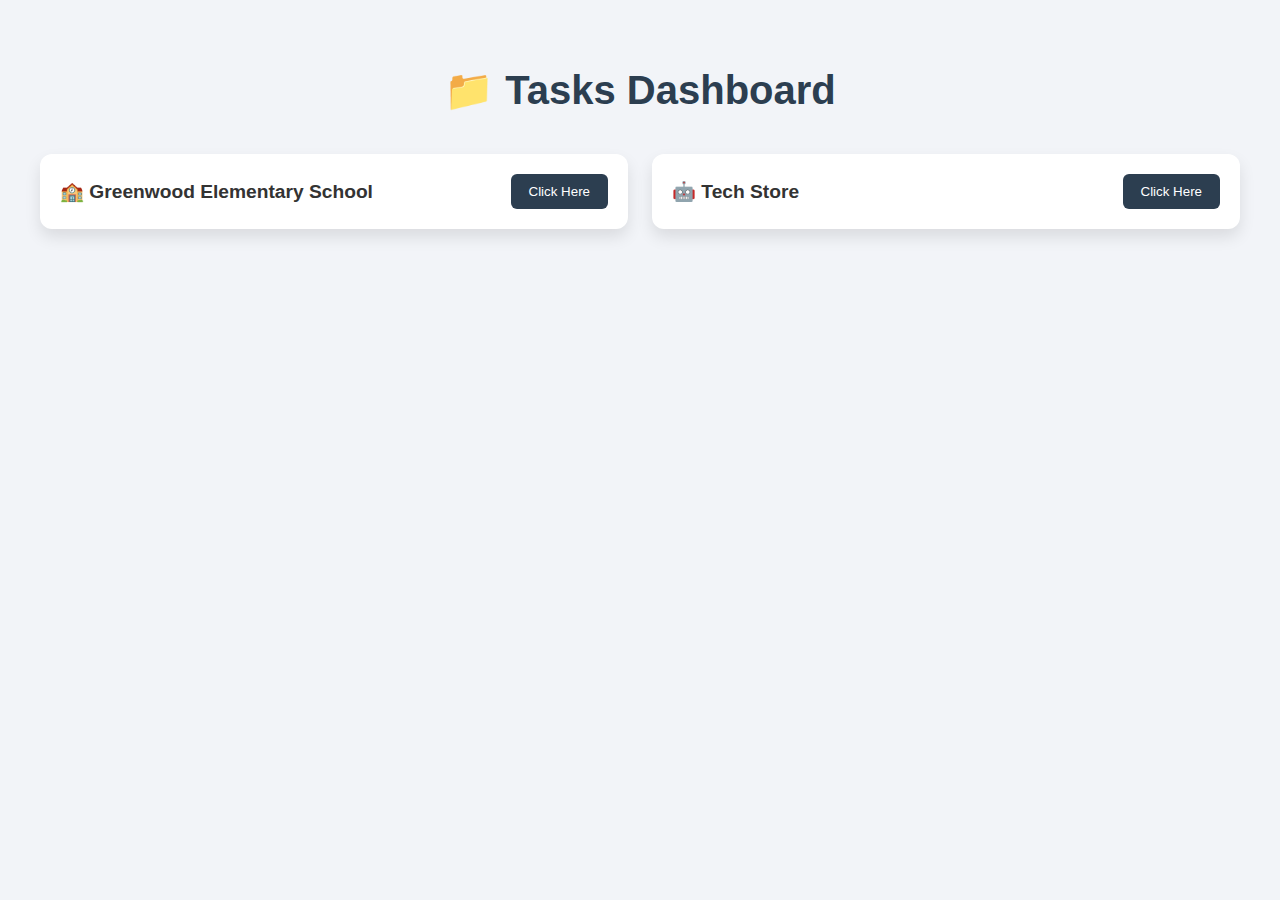
<file: index.html>
<!DOCTYPE html>
<html lang="en">

<head>
    <meta charset="UTF-8" />
    <meta name="viewport" content="width=device-width, initial-scale=1.0" />
    <title>Project Dashboard</title>
    <link rel="stylesheet" href="style.css" />
</head>

<body>
    <div class="dashboard-container">
        <h1 class="title">📁 Tasks Dashboard</h1>
        <div class="project-grid">
            <div class="project-card">
                <div class="card-header">
                    <h2>🏫 Greenwood Elementary School</h2>
                    <button class="custom-btn">
                        <a href="./projects/Greenwood.html" target="_blank">Click Here</a>
                    </button>
                </div>
            </div>

            <div class="project-card">
                <div class="card-header">
                    <h2>🤖 Tech Store</h2>
                    <button class="custom-btn">
                        <a href="./projects/TechStore.html" target="_blank">Click Here</a>
                    </button>
                </div>
            </div>


        </div>
    </div>
</body>

</html>
</file>
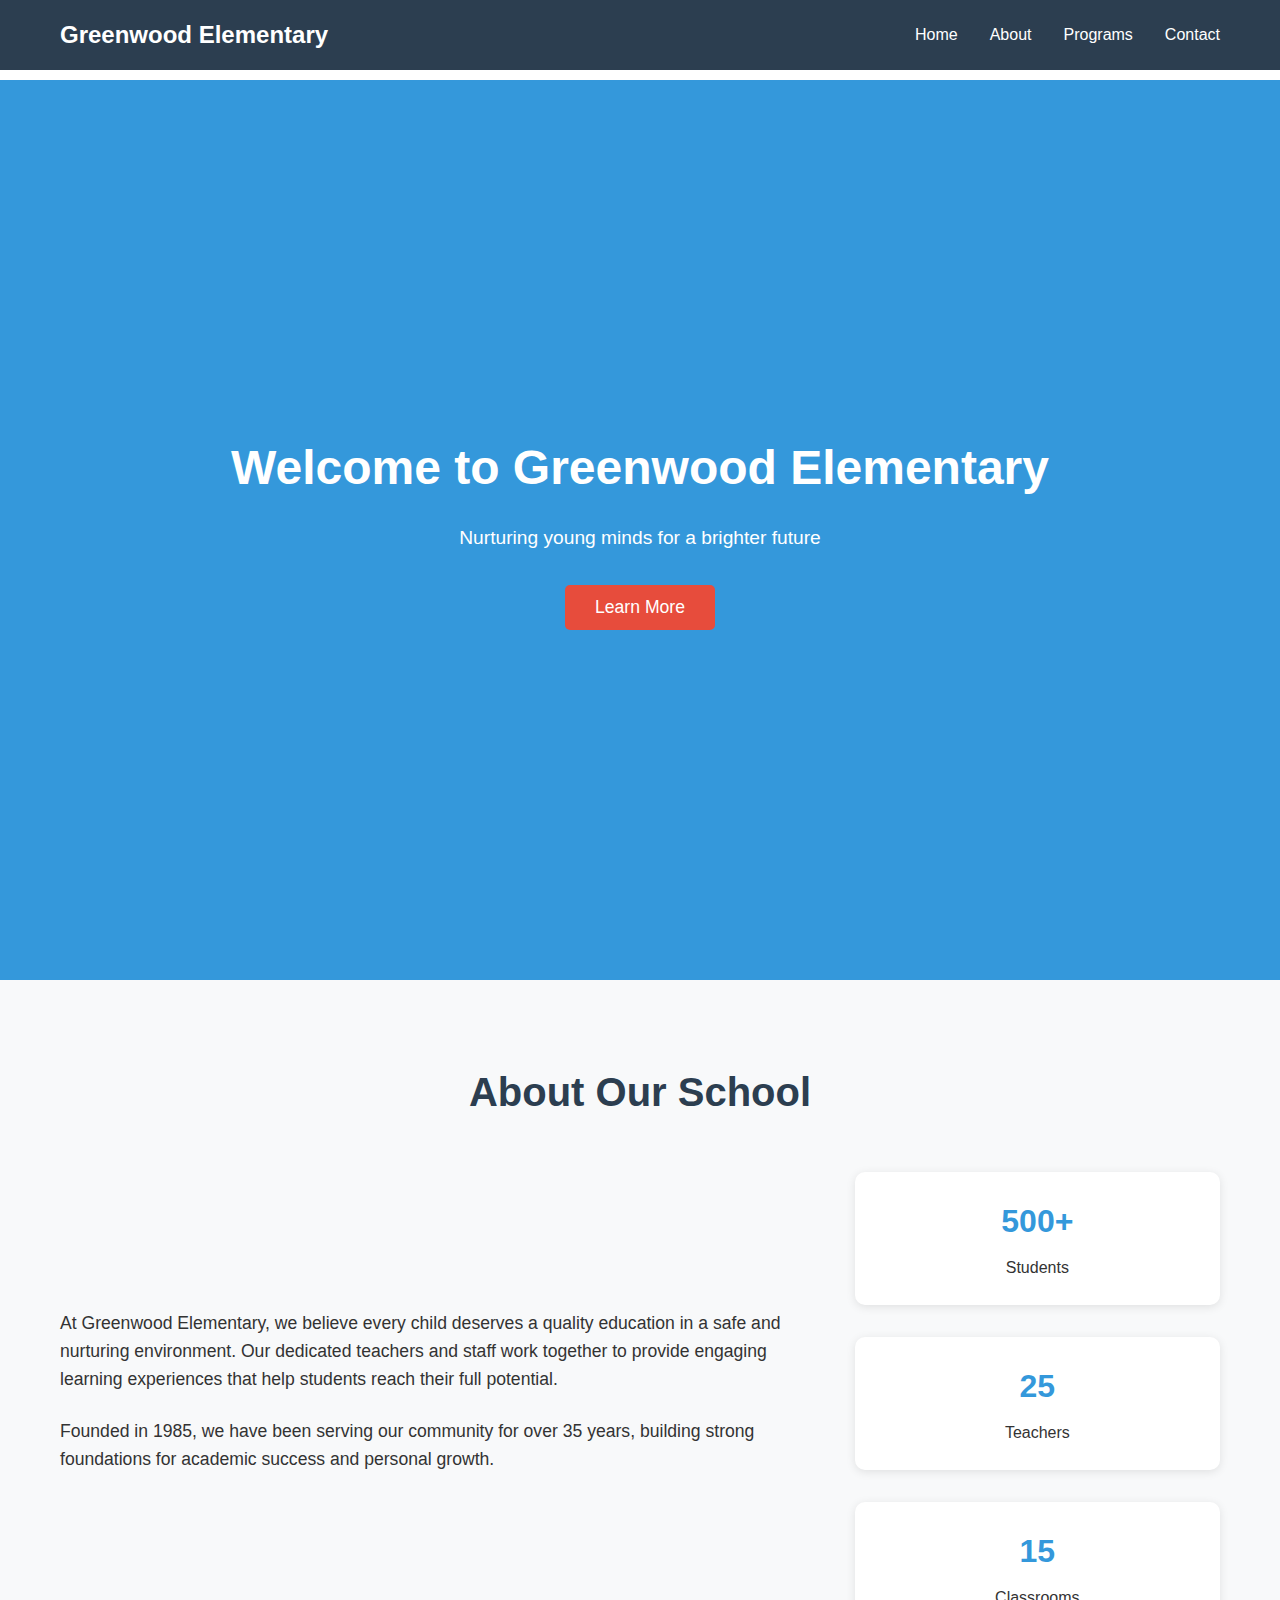
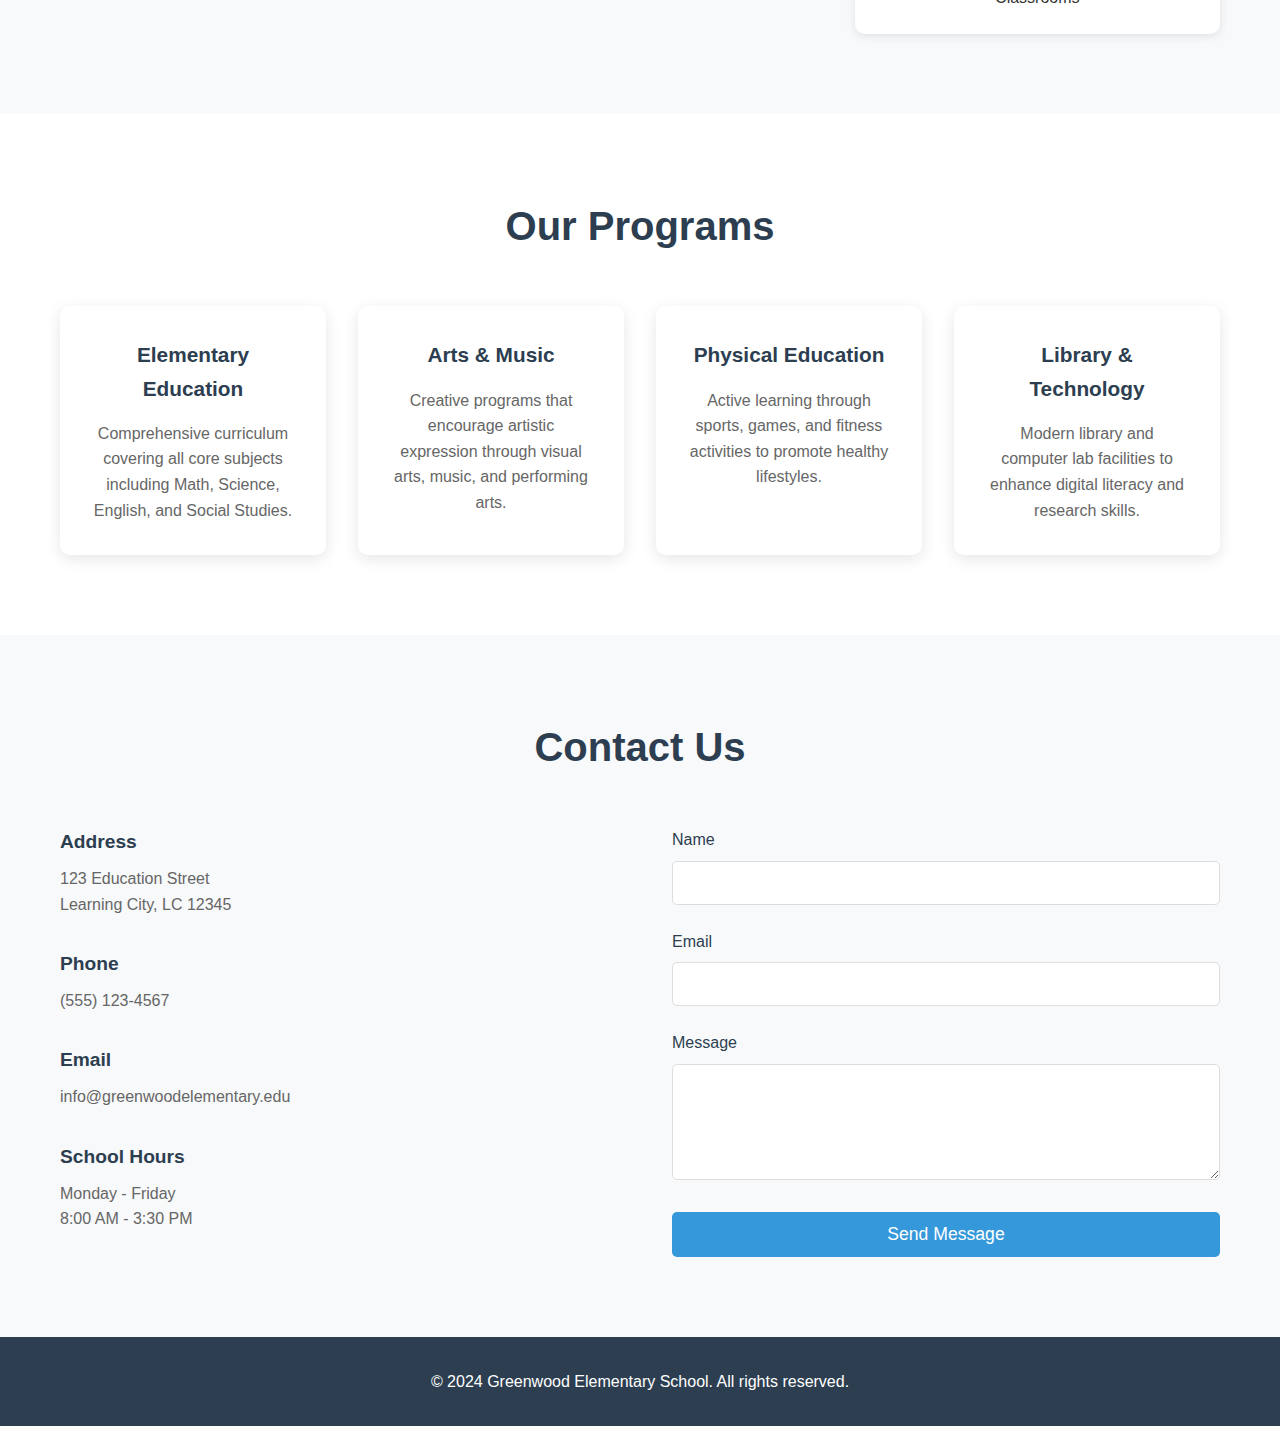
<file: projects/Greenwood.html>
<!DOCTYPE html>
<html lang="en">

<head>
    <meta charset="UTF-8">
    <meta name="viewport" content="width=device-width, initial-scale=1.0">
    <title>Greenwood Elementary School</title>
    <link rel="stylesheet" href="Greenwood.css">
</head>

<body>
    <!-- Header Section -->
    <header class="header">
        <div class="container">
            <div class="logo">
                <h1>Greenwood Elementary</h1>
            </div>
            <nav class="nav">
                <ul class="nav-list">
                    <li><a href="#home">Home</a></li>
                    <li><a href="#about">About</a></li>
                    <li><a href="#programs">Programs</a></li>
                    <li><a href="#contact">Contact</a></li>
                </ul>
            </nav>
        </div>
    </header>

    <!-- Hero Section -->
    <section id="home" class="hero">
        <div class="hero-content">
            <h2>Welcome to Greenwood Elementary</h2>
            <p>Nurturing young minds for a brighter future</p>
            <button class="cta-button">Learn More</button>
        </div>
    </section>

    <!-- About Section -->
    <section id="about" class="about">
        <div class="container">
            <h2>About Our School</h2>
            <div class="about-content">
                <div class="about-text">
                    <p>At Greenwood Elementary, we believe every child deserves a quality education in a safe and
                        nurturing environment. Our dedicated teachers and staff work together to provide engaging
                        learning experiences that help students reach their full potential.</p>
                    <p>Founded in 1985, we have been serving our community for over 35 years, building strong
                        foundations for academic success and personal growth.</p>
                </div>
                <div class="about-stats">
                    <div class="stat">
                        <h3>500+</h3>
                        <p>Students</p>
                    </div>
                    <div class="stat">
                        <h3>25</h3>
                        <p>Teachers</p>
                    </div>
                    <div class="stat">
                        <h3>15</h3>
                        <p>Classrooms</p>
                    </div>
                </div>
            </div>
        </div>
    </section>

    <!-- Programs Section -->
    <section id="programs" class="programs">
        <div class="container">
            <h2>Our Programs</h2>
            <div class="programs-grid">
                <div class="program-card">
                    <h3>Elementary Education</h3>
                    <p>Comprehensive curriculum covering all core subjects including Math, Science, English, and Social
                        Studies.</p>
                </div>
                <div class="program-card">
                    <h3>Arts & Music</h3>
                    <p>Creative programs that encourage artistic expression through visual arts, music, and performing
                        arts.</p>
                </div>
                <div class="program-card">
                    <h3>Physical Education</h3>
                    <p>Active learning through sports, games, and fitness activities to promote healthy lifestyles.</p>
                </div>
                <div class="program-card">
                    <h3>Library & Technology</h3>
                    <p>Modern library and computer lab facilities to enhance digital literacy and research skills.</p>
                </div>
            </div>
        </div>
    </section>

    <!-- Contact Section -->
    <section id="contact" class="contact">
        <div class="container">
            <h2>Contact Us</h2>
            <div class="contact-content">
                <div class="contact-info">
                    <div class="contact-item">
                        <h4>Address</h4>
                        <p>123 Education Street<br>Learning City, LC 12345</p>
                    </div>
                    <div class="contact-item">
                        <h4>Phone</h4>
                        <p>(555) 123-4567</p>
                    </div>
                    <div class="contact-item">
                        <h4>Email</h4>
                        <p>info@greenwoodelementary.edu</p>
                    </div>
                    <div class="contact-item">
                        <h4>School Hours</h4>
                        <p>Monday - Friday<br>8:00 AM - 3:30 PM</p>
                    </div>
                </div>
                <div class="contact-form">
                    <form>
                        <div class="form-group">
                            <label for="name">Name</label>
                            <input type="text" id="name" name="name" required>
                        </div>
                        <div class="form-group">
                            <label for="email">Email</label>
                            <input type="email" id="email" name="email" required>
                        </div>
                        <div class="form-group">
                            <label for="message">Message</label>
                            <textarea id="message" name="message" rows="5" required></textarea>
                        </div>
                        <button type="submit" class="submit-button">Send Message</button>
                    </form>
                </div>
            </div>
        </div>
    </section>

    <!-- Footer -->
    <footer class="footer">
        <div class="container">
            <p>&copy; 2024 Greenwood Elementary School. All rights reserved.</p>
        </div>
    </footer>
</body>

</html>
</file>
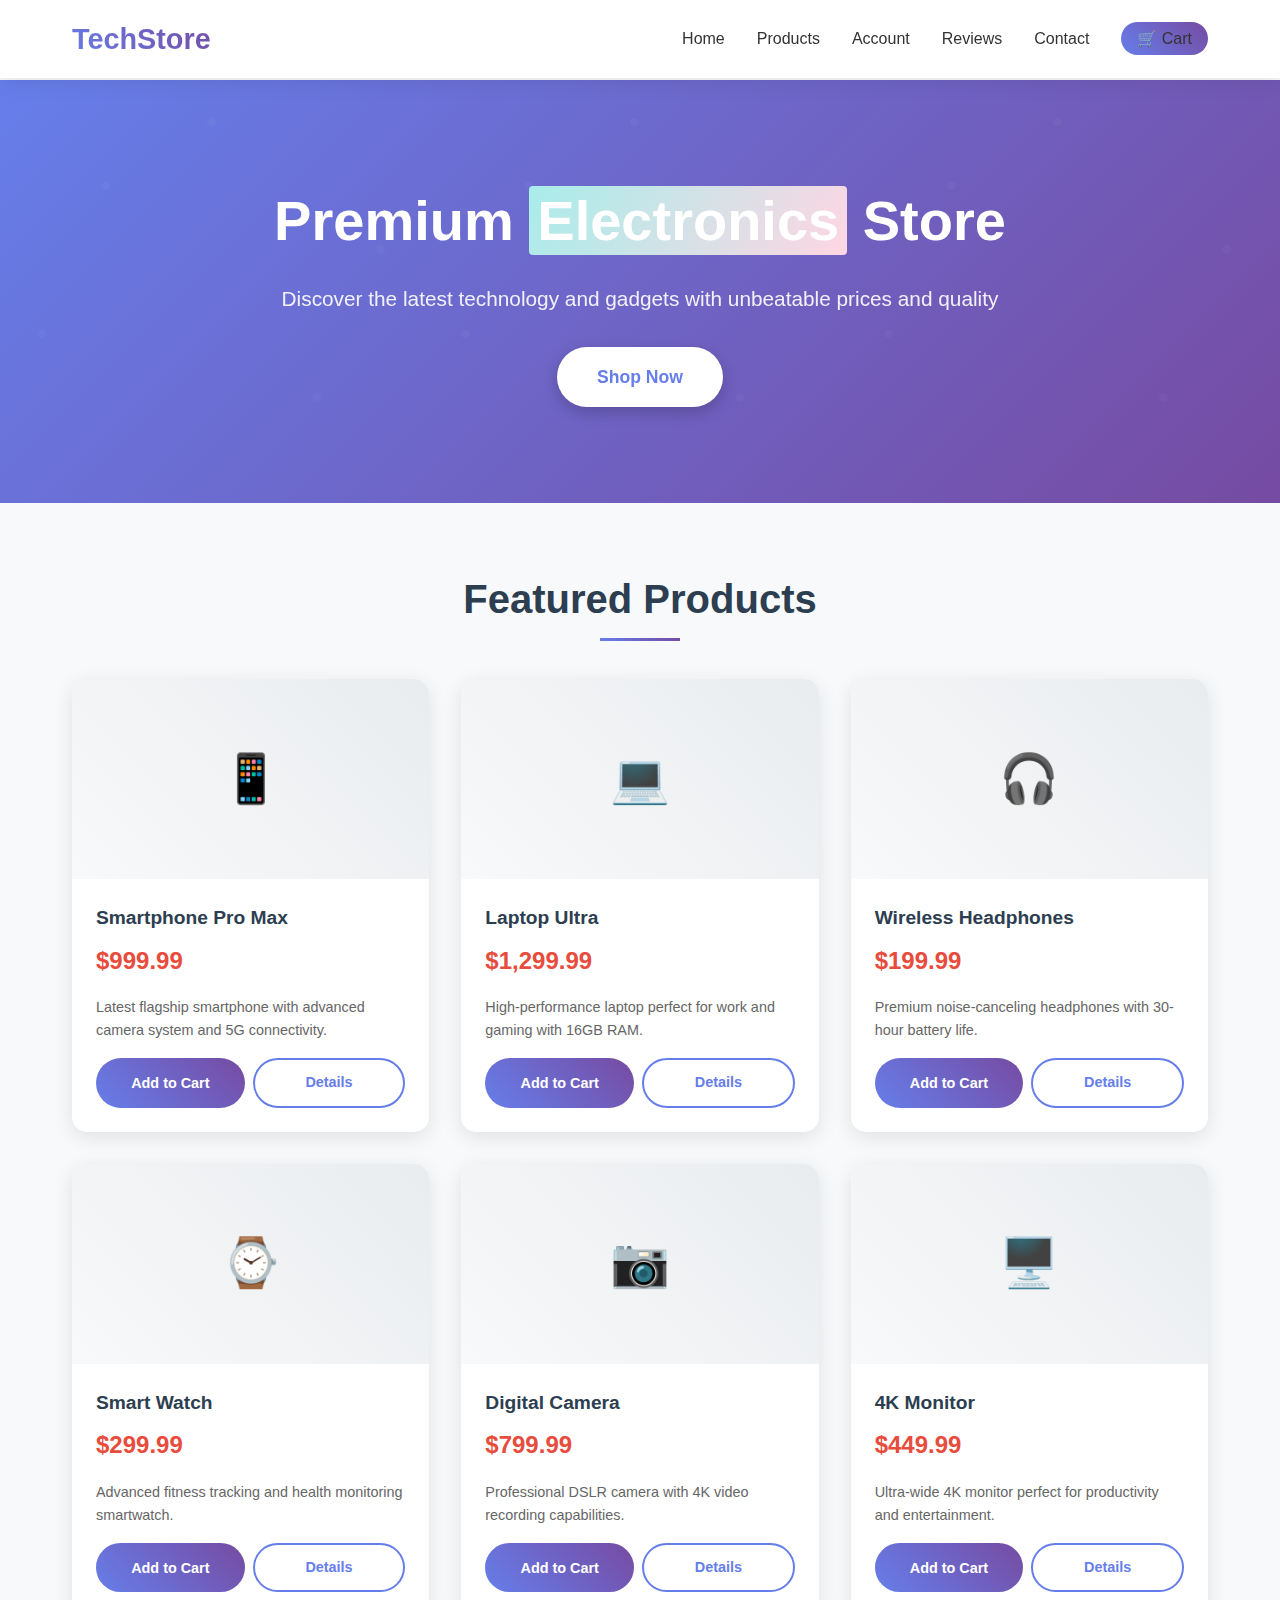
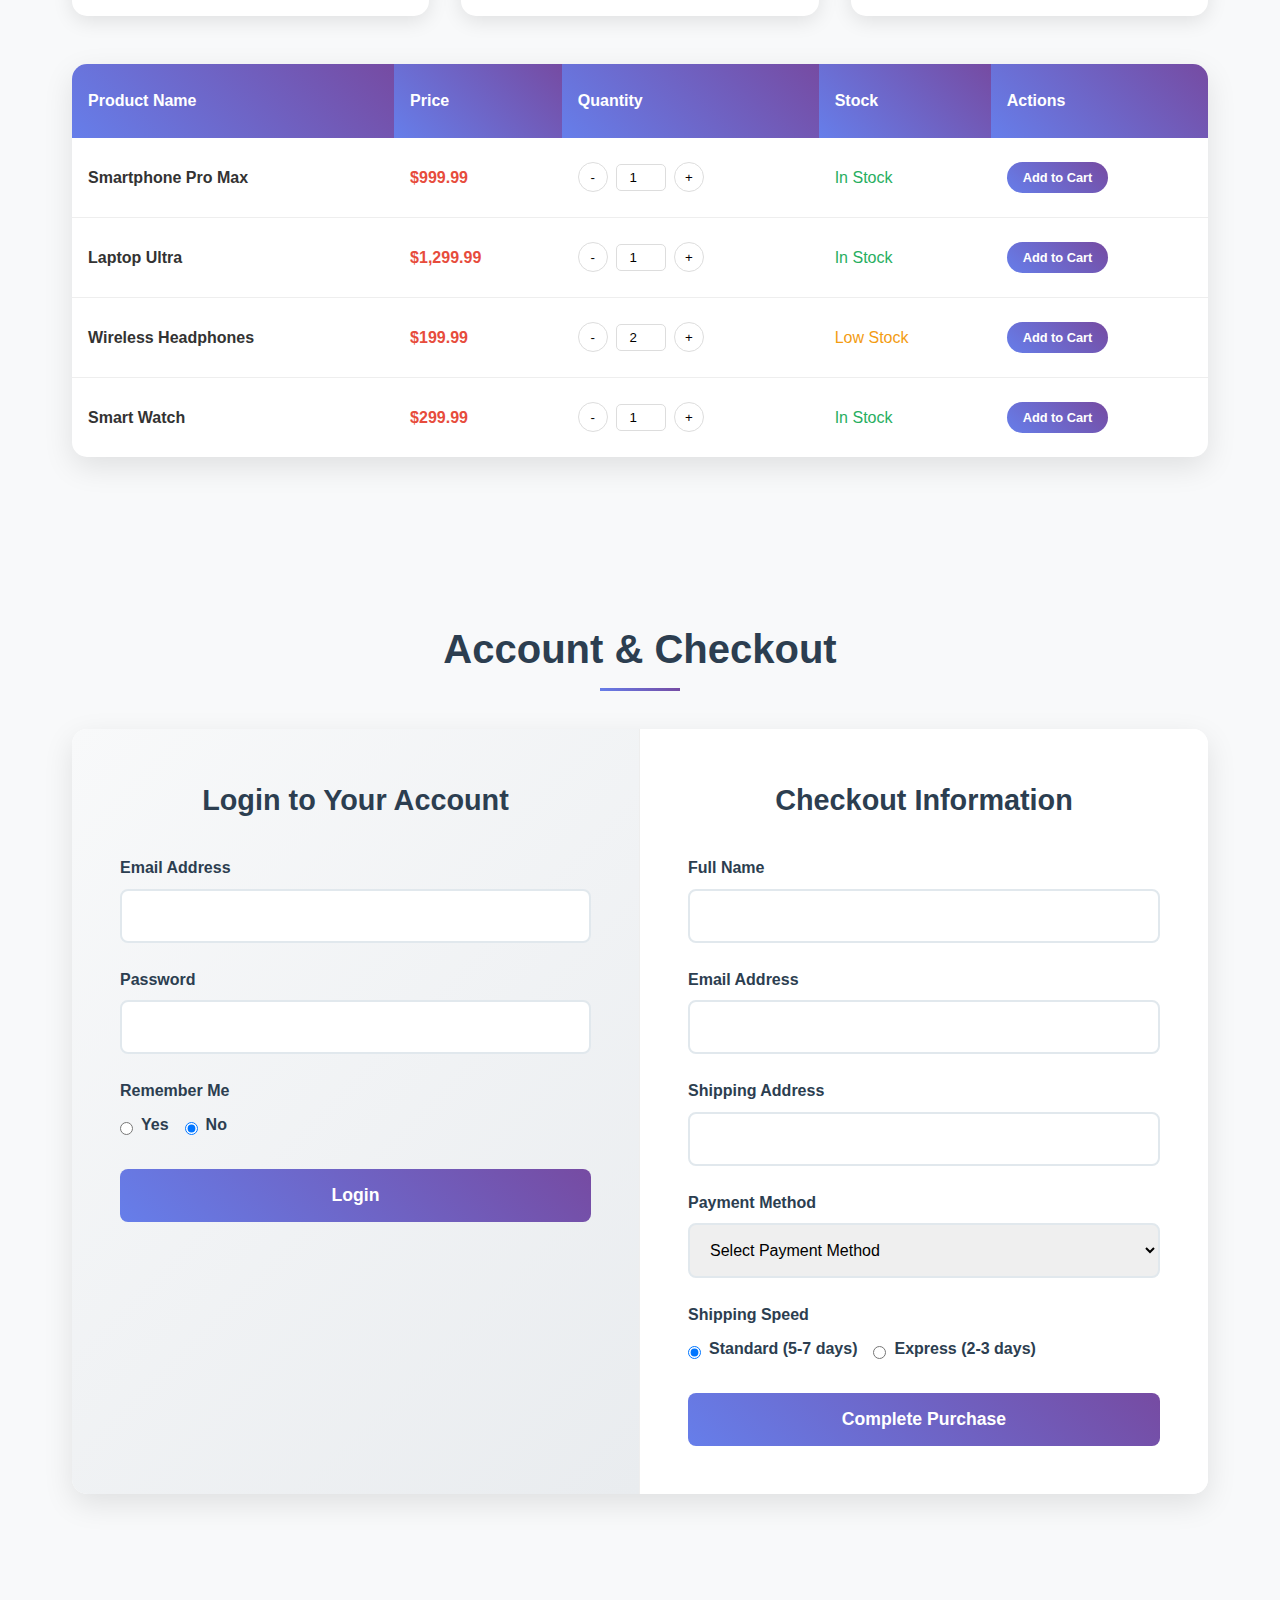
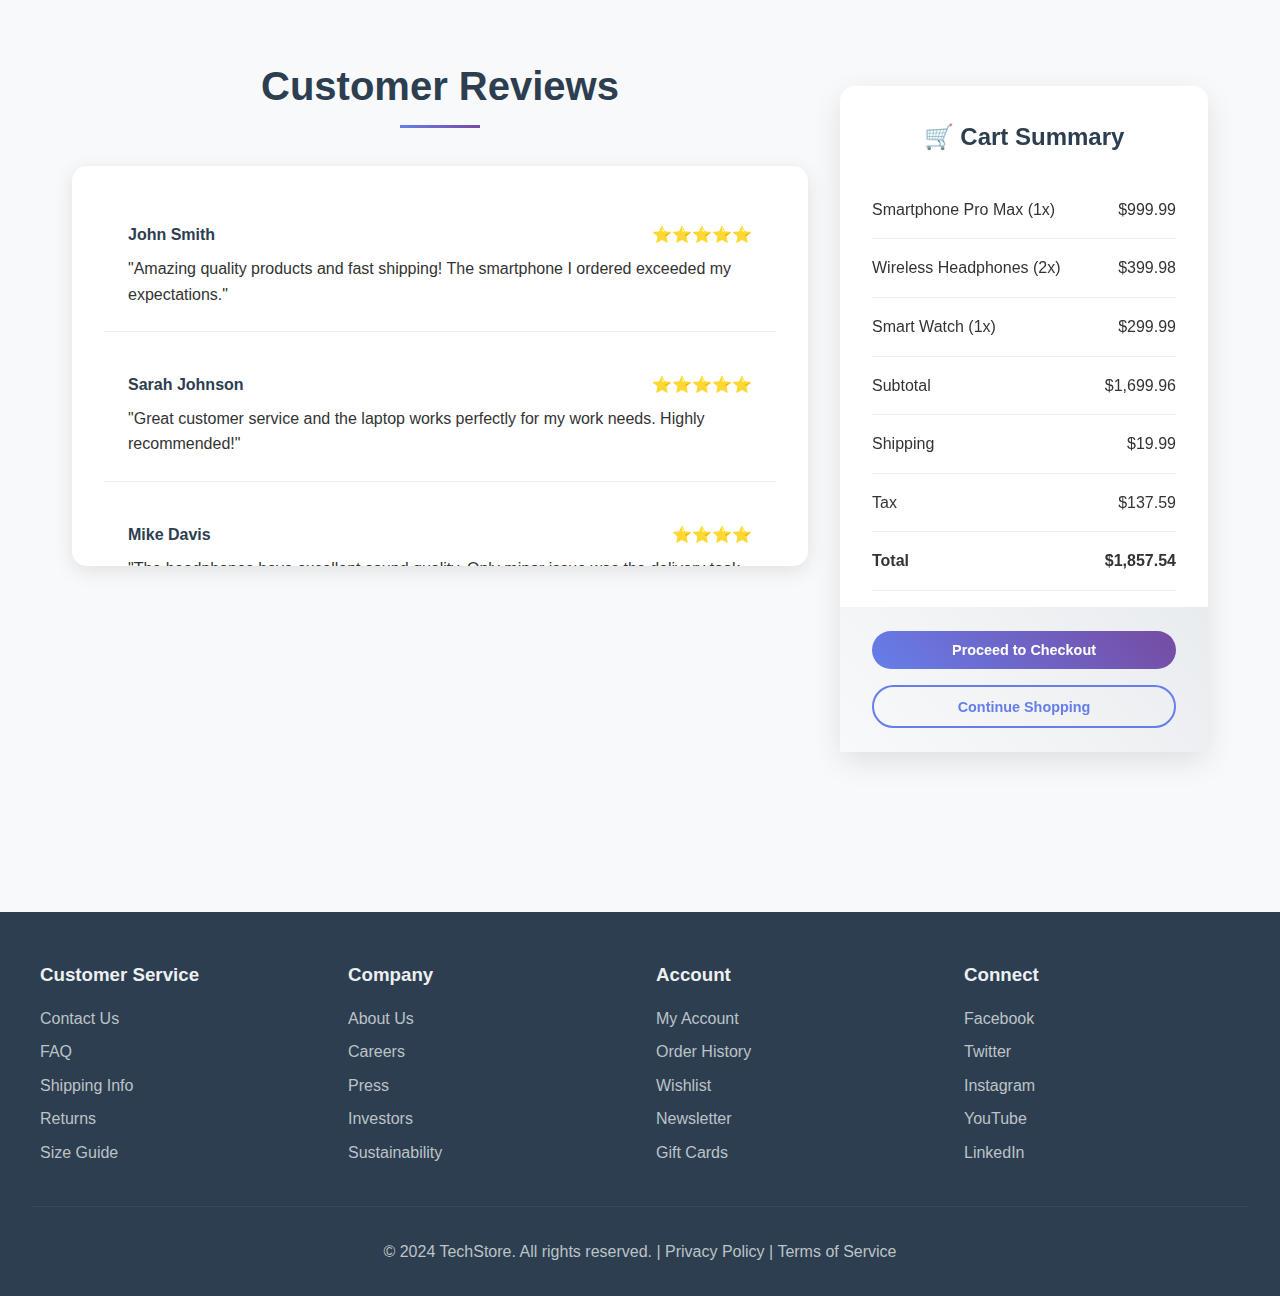
<file: projects/TechStore.html>
<!DOCTYPE html>
<html lang="en">

<head>
    <meta charset="UTF-8">
    <meta name="viewport" content="width=device-width, initial-scale=1.0">
    <title>TechStore - Premium Electronics</title>
    <style>
        * {
            margin: 0;
            padding: 0;
            box-sizing: border-box;
        }

        html {
            scroll-behavior: smooth;
        }

        body {
            font-family: 'Segoe UI', Tahoma, Geneva, Verdana, sans-serif;
            line-height: 1.6;
            color: #333;
            background-color: #f8f9fa;
        }

        /* Custom Scrollbar */
        ::-webkit-scrollbar {
            width: 10px;
        }

        ::-webkit-scrollbar-track {
            background: #f1f1f1;
            border-radius: 10px;
        }

        ::-webkit-scrollbar-thumb {
            background: linear-gradient(45deg, #667eea, #764ba2);
            border-radius: 10px;
        }

        ::-webkit-scrollbar-thumb:hover {
            background: linear-gradient(45deg, #5a6fd8, #6a4190);
        }

        /* Fixed Navigation Bar */
        .navbar {
            position: fixed;
            top: 0;
            left: 0;
            right: 0;
            background: rgba(255, 255, 255, 0.95);
            backdrop-filter: blur(10px);
            padding: 1rem 0;
            box-shadow: 0 2px 20px rgba(0, 0, 0, 0.1);
            z-index: 1000;
        }

        .nav-container {
            max-width: 1200px;
            margin: 0 auto;
            display: flex;
            justify-content: space-between;
            align-items: center;
            padding: 0 2rem;
        }

        .logo {
            font-size: 1.8rem;
            font-weight: bold;
            background: linear-gradient(45deg, #667eea, #764ba2);
            -webkit-background-clip: text;
            -webkit-text-fill-color: transparent;
            background-clip: text;
        }

        .nav-links {
            display: flex;
            list-style: none;
            gap: 2rem;
            align-items: center;
        }

        .nav-links a {
            text-decoration: none;
            color: #333;
            font-weight: 500;
            transition: color 0.3s ease;
            position: relative;
        }

        .nav-links a:hover {
            color: #667eea;
        }

        .nav-links a::after {
            content: '';
            position: absolute;
            bottom: -5px;
            left: 0;
            width: 0;
            height: 2px;
            background: #667eea;
            transition: width 0.3s ease;
        }

        .nav-links a:hover::after {
            width: 100%;
        }

        .cart-icon {
            position: relative;
            background: linear-gradient(45deg, #667eea, #764ba2);
            color: white;
            padding: 0.5rem 1rem;
            border-radius: 25px;
            text-decoration: none;
            transition: transform 0.3s ease;
        }

        .cart-icon:hover {
            transform: scale(1.05);
        }

        .cart-count {
            position: absolute;
            top: -8px;
            right: -8px;
            background: #e74c3c;
            color: white;
            border-radius: 50%;
            width: 20px;
            height: 20px;
            display: flex;
            align-items: center;
            justify-content: center;
            font-size: 0.8rem;
            font-weight: bold;
        }

        /* Main Container */
        .main-container {
            margin-top: 80px;
        }

        /* Hero Section */
        .hero {
            background: linear-gradient(135deg, #667eea 0%, #764ba2 100%);
            color: white;
            padding: 6rem 2rem;
            text-align: center;
            position: relative;
            overflow: hidden;
        }

        .hero::before {
            content: '';
            position: absolute;
            top: 0;
            left: 0;
            right: 0;
            bottom: 0;
            background: url('data:image/svg+xml,<svg xmlns="http://www.w3.org/2000/svg" viewBox="0 0 100 100"><defs><pattern id="grain" width="100" height="100" patternUnits="userSpaceOnUse"><circle cx="25" cy="25" r="1" fill="white" opacity="0.1"/><circle cx="75" cy="75" r="1" fill="white" opacity="0.1"/><circle cx="50" cy="10" r="1" fill="white" opacity="0.1"/><circle cx="10" cy="60" r="1" fill="white" opacity="0.1"/><circle cx="90" cy="40" r="1" fill="white" opacity="0.1"/></pattern></defs><rect width="100" height="100" fill="url(%23grain)"/></svg>');
            opacity: 0.3;
        }

        .hero-content {
            max-width: 800px;
            margin: 0 auto;
            position: relative;
            z-index: 2;
        }

        .hero h1 {
            font-size: 3.5rem;
            margin-bottom: 1rem;
            font-weight: 700;
        }

        .hero p {
            font-size: 1.3rem;
            margin-bottom: 2rem;
            opacity: 0.9;
        }

        .cta-button {
            display: inline-block;
            background: white;
            color: #667eea;
            padding: 1rem 2.5rem;
            text-decoration: none;
            border-radius: 50px;
            font-weight: bold;
            font-size: 1.1rem;
            transition: all 0.3s ease;
            box-shadow: 0 5px 15px rgba(0, 0, 0, 0.2);
        }

        .cta-button:hover {
            transform: translateY(-3px);
            box-shadow: 0 10px 25px rgba(0, 0, 0, 0.3);
        }

        /* Section Styling */
        .section {
            padding: 4rem 2rem;
            max-width: 1200px;
            margin: 0 auto;
        }

        .section-title {
            font-size: 2.5rem;
            text-align: center;
            margin-bottom: 3rem;
            color: #2c3e50;
            position: relative;
        }

        .section-title::after {
            content: '';
            position: absolute;
            bottom: -10px;
            left: 50%;
            transform: translateX(-50%);
            width: 80px;
            height: 3px;
            background: linear-gradient(45deg, #667eea, #764ba2);
        }

        /* Product Grid */
        .products-grid {
            display: grid;
            grid-template-columns: repeat(auto-fit, minmax(280px, 1fr));
            gap: 2rem;
            margin-bottom: 3rem;
        }

        .product-card {
            background: white;
            border-radius: 15px;
            overflow: hidden;
            box-shadow: 0 5px 20px rgba(0, 0, 0, 0.1);
            transition: all 0.3s ease;
            position: relative;
        }

        .product-card:hover {
            transform: translateY(-10px);
            box-shadow: 0 15px 35px rgba(0, 0, 0, 0.15);
        }

        .product-image {
            height: 200px;
            background: linear-gradient(45deg, #f8f9fa, #e9ecef);
            display: flex;
            align-items: center;
            justify-content: center;
            font-size: 3rem;
            position: relative;
            overflow: hidden;
        }

        .product-image::before {
            content: '';
            position: absolute;
            top: 0;
            left: -100%;
            width: 100%;
            height: 100%;
            background: linear-gradient(90deg, transparent, rgba(255, 255, 255, 0.4), transparent);
            transition: left 0.5s ease;
        }

        .product-card:hover .product-image::before {
            left: 100%;
        }

        .product-info {
            padding: 1.5rem;
        }

        .product-name {
            font-size: 1.2rem;
            font-weight: 600;
            margin-bottom: 0.5rem;
            color: #2c3e50;
        }

        .product-price {
            font-size: 1.5rem;
            font-weight: bold;
            color: #e74c3c;
            margin-bottom: 1rem;
        }

        .product-description {
            color: #666;
            margin-bottom: 1rem;
            font-size: 0.9rem;
        }

        .product-actions {
            display: flex;
            gap: 0.5rem;
        }

        .btn {
            padding: 0.7rem 1.5rem;
            border: none;
            border-radius: 25px;
            cursor: pointer;
            font-weight: 600;
            text-decoration: none;
            display: inline-block;
            text-align: center;
            transition: all 0.3s ease;
            font-size: 0.9rem;
        }

        .btn-primary {
            background: linear-gradient(45deg, #667eea, #764ba2);
            color: white;
            flex: 1;
        }

        .btn-primary:hover {
            transform: translateY(-2px);
            box-shadow: 0 5px 15px rgba(102, 126, 234, 0.4);
        }

        .btn-secondary {
            background: transparent;
            color: #667eea;
            border: 2px solid #667eea;
            flex: 1;
        }

        .btn-secondary:hover {
            background: #667eea;
            color: white;
        }

        /* Product Table */
        .product-table-container {
            background: white;
            border-radius: 15px;
            overflow: hidden;
            box-shadow: 0 10px 30px rgba(0, 0, 0, 0.1);
            margin: 2rem 0;
        }

        .product-table {
            width: 100%;
            border-collapse: collapse;
        }

        .product-table th {
            background: linear-gradient(45deg, #667eea, #764ba2);
            color: white;
            padding: 1.5rem 1rem;
            text-align: left;
            font-weight: 600;
        }

        .product-table td {
            padding: 1.5rem 1rem;
            border-bottom: 1px solid #eee;
            vertical-align: middle;
        }

        .product-table tr:hover td {
            background-color: #f8f9fa;
        }

        .product-table tr:last-child td {
            border-bottom: none;
        }

        .quantity-controls {
            display: flex;
            align-items: center;
            gap: 0.5rem;
        }

        .quantity-btn {
            width: 30px;
            height: 30px;
            border: 1px solid #ddd;
            background: white;
            border-radius: 50%;
            cursor: pointer;
            display: flex;
            align-items: center;
            justify-content: center;
            transition: all 0.3s ease;
        }

        .quantity-btn:hover {
            background: #667eea;
            color: white;
            border-color: #667eea;
        }

        .quantity-input {
            width: 50px;
            text-align: center;
            border: 1px solid #ddd;
            border-radius: 5px;
            padding: 0.3rem;
        }

        /* Forms Section */
        .forms-section {
            background: white;
            margin: 2rem 0;
            border-radius: 15px;
            overflow: hidden;
            box-shadow: 0 10px 30px rgba(0, 0, 0, 0.1);
        }

        .forms-container {
            display: grid;
            grid-template-columns: 1fr 1fr;
            min-height: 500px;
        }

        .form-section {
            padding: 3rem;
            position: relative;
        }

        .login-section {
            background: linear-gradient(135deg, #f8f9fa 0%, #e9ecef 100%);
            border-right: 1px solid #eee;
        }

        .checkout-section {
            background: white;
        }

        .form-title {
            font-size: 1.8rem;
            margin-bottom: 2rem;
            color: #2c3e50;
            text-align: center;
        }

        .form-group {
            margin-bottom: 1.5rem;
        }

        .form-group label {
            display: block;
            margin-bottom: 0.5rem;
            font-weight: 600;
            color: #2c3e50;
        }

        .form-group input,
        .form-group select {
            width: 100%;
            padding: 1rem;
            border: 2px solid #e1e8ed;
            border-radius: 8px;
            font-size: 1rem;
            transition: all 0.3s ease;
        }

        .form-group input:focus,
        .form-group select:focus {
            outline: none;
            border-color: #667eea;
            box-shadow: 0 0 0 3px rgba(102, 126, 234, 0.1);
        }

        .radio-group {
            display: flex;
            gap: 1rem;
            margin-top: 0.5rem;
        }

        .radio-item {
            display: flex;
            align-items: center;
            gap: 0.5rem;
        }

        .radio-item input[type="radio"] {
            width: auto;
            margin: 0;
        }

        .form-submit {
            width: 100%;
            background: linear-gradient(45deg, #667eea, #764ba2);
            color: white;
            padding: 1rem;
            border: none;
            border-radius: 8px;
            font-size: 1.1rem;
            font-weight: 600;
            cursor: pointer;
            transition: all 0.3s ease;
        }

        .form-submit:hover {
            transform: translateY(-2px);
            box-shadow: 0 10px 25px rgba(102, 126, 234, 0.3);
        }

        /* Cart Summary */
        .cart-summary {
            background: white;
            border-radius: 15px;
            padding: 2rem;
            box-shadow: 0 10px 30px rgba(0, 0, 0, 0.1);
            margin: 2rem 0;
            position: sticky;
            top: 100px;
        }

        .cart-title {
            font-size: 1.5rem;
            margin-bottom: 1.5rem;
            color: #2c3e50;
            text-align: center;
        }

        .cart-item {
            display: flex;
            justify-content: space-between;
            align-items: center;
            padding: 1rem 0;
            border-bottom: 1px solid #eee;
        }

        .cart-item:last-child {
            border-bottom: none;
            font-weight: bold;
            font-size: 1.2rem;
            color: #e74c3c;
        }

        .cart-total {
            background: linear-gradient(45deg, #f8f9fa, #e9ecef);
            margin: 1rem -2rem -2rem -2rem;
            padding: 1.5rem 2rem;
            text-align: center;
        }

        /* Scrollable Section */
        .scrollable-reviews {
            height: 400px;
            overflow-y: auto;
            background: white;
            border-radius: 15px;
            padding: 2rem;
            box-shadow: 0 5px 20px rgba(0, 0, 0, 0.1);
            margin: 2rem 0;
        }

        .review-item {
            padding: 1.5rem;
            border-bottom: 1px solid #eee;
            margin-bottom: 1rem;
        }

        .review-item:last-child {
            border-bottom: none;
            margin-bottom: 0;
        }

        .review-header {
            display: flex;
            justify-content: space-between;
            align-items: center;
            margin-bottom: 0.5rem;
        }

        .reviewer-name {
            font-weight: bold;
            color: #2c3e50;
        }

        .review-rating {
            color: #f39c12;
        }

        /* Footer */
        .footer {
            background: #2c3e50;
            color: white;
            padding: 3rem 2rem 2rem;
            margin-top: 4rem;
        }

        .footer-content {
            max-width: 1200px;
            margin: 0 auto;
            display: grid;
            grid-template-columns: repeat(auto-fit, minmax(250px, 1fr));
            gap: 2rem;
        }

        .footer-section h3 {
            margin-bottom: 1rem;
            color: #ecf0f1;
        }

        .footer-section ul {
            list-style: none;
        }

        .footer-section ul li {
            margin-bottom: 0.5rem;
        }

        .footer-section ul li a {
            color: #bdc3c7;
            text-decoration: none;
            transition: color 0.3s ease;
        }

        .footer-section ul li a:hover {
            color: #667eea;
        }

        .footer-bottom {
            text-align: center;
            margin-top: 2rem;
            padding-top: 2rem;
            border-top: 1px solid #34495e;
            color: #bdc3c7;
        }

        /* Responsive Design */
        @media (max-width: 768px) {
            .nav-links {
                display: none;
            }

            .hero h1 {
                font-size: 2.5rem;
            }

            .products-grid {
                grid-template-columns: 1fr;
            }

            .forms-container {
                grid-template-columns: 1fr;
            }

            .login-section {
                border-right: none;
                border-bottom: 1px solid #eee;
            }

            .section {
                padding: 2rem 1rem;
            }

            .cart-summary {
                position: static;
            }
        }

        /* Utility Classes */
        .text-center {
            text-align: center;
        }

        .mb-2 {
            margin-bottom: 2rem;
        }

        .highlight {
            background: linear-gradient(120deg, #a8edea 0%, #fed6e3 100%);
            padding: 0.2rem 0.5rem;
            border-radius: 4px;
        }
    </style>
</head>

<body>
    <!-- Fixed Navigation Bar -->
    <nav class="navbar">
        <div class="nav-container">
            <div class="logo">TechStore</div>
            <ul class="nav-links">
                <li><a href="#home">Home</a></li>
                <li><a href="#products">Products</a></li>
                <li><a href="#account">Account</a></li>
                <li><a href="#cart">Reviews</a></li>
                <li><a href="#contact">Contact</a></li>
                <li>
                    <a href="#cart" class="cart-icon">
                        🛒 Cart

                    </a>
                </li>
            </ul>
        </div>
    </nav>

    <!-- Main Container -->
    <div class="main-container">
        <!-- Hero Section -->
        <section id="home" class="hero">
            <div class="hero-content">
                <h1>Premium <span class="highlight">Electronics</span> Store</h1>
                <p>Discover the latest technology and gadgets with unbeatable prices and quality</p>
                <a href="#products" class="cta-button">Shop Now</a>
            </div>
        </section>

        <!-- Products Section -->
        <section id="products" class="section">
            <h2 class="section-title">Featured Products</h2>

            <!-- Product Grid -->
            <div class="products-grid">
                <div class="product-card">
                    <div class="product-image">📱</div>
                    <div class="product-info">
                        <h3 class="product-name">Smartphone Pro Max</h3>
                        <div class="product-price">$999.99</div>
                        <p class="product-description">Latest flagship smartphone with advanced camera system and 5G
                            connectivity.</p>
                        <div class="product-actions">
                            <button class="btn btn-primary">Add to Cart</button>
                            <a href="#" class="btn btn-secondary">Details</a>
                        </div>
                    </div>
                </div>

                <div class="product-card">
                    <div class="product-image">💻</div>
                    <div class="product-info">
                        <h3 class="product-name">Laptop Ultra</h3>
                        <div class="product-price">$1,299.99</div>
                        <p class="product-description">High-performance laptop perfect for work and gaming with 16GB
                            RAM.</p>
                        <div class="product-actions">
                            <button class="btn btn-primary">Add to Cart</button>
                            <a href="#" class="btn btn-secondary">Details</a>
                        </div>
                    </div>
                </div>

                <div class="product-card">
                    <div class="product-image">🎧</div>
                    <div class="product-info">
                        <h3 class="product-name">Wireless Headphones</h3>
                        <div class="product-price">$199.99</div>
                        <p class="product-description">Premium noise-canceling headphones with 30-hour battery life.</p>
                        <div class="product-actions">
                            <button class="btn btn-primary">Add to Cart</button>
                            <a href="#" class="btn btn-secondary">Details</a>
                        </div>
                    </div>
                </div>

                <div class="product-card">
                    <div class="product-image">⌚</div>
                    <div class="product-info">
                        <h3 class="product-name">Smart Watch</h3>
                        <div class="product-price">$299.99</div>
                        <p class="product-description">Advanced fitness tracking and health monitoring smartwatch.</p>
                        <div class="product-actions">
                            <button class="btn btn-primary">Add to Cart</button>
                            <a href="#" class="btn btn-secondary">Details</a>
                        </div>
                    </div>
                </div>

                <div class="product-card">
                    <div class="product-image">📷</div>
                    <div class="product-info">
                        <h3 class="product-name">Digital Camera</h3>
                        <div class="product-price">$799.99</div>
                        <p class="product-description">Professional DSLR camera with 4K video recording capabilities.
                        </p>
                        <div class="product-actions">
                            <button class="btn btn-primary">Add to Cart</button>
                            <a href="#" class="btn btn-secondary">Details</a>
                        </div>
                    </div>
                </div>

                <div class="product-card">
                    <div class="product-image">🖥️</div>
                    <div class="product-info">
                        <h3 class="product-name">4K Monitor</h3>
                        <div class="product-price">$449.99</div>
                        <p class="product-description">Ultra-wide 4K monitor perfect for productivity and entertainment.
                        </p>
                        <div class="product-actions">
                            <button class="btn btn-primary">Add to Cart</button>
                            <a href="#" class="btn btn-secondary">Details</a>
                        </div>
                    </div>
                </div>
            </div>

            <!-- Product Table -->
            <div class="product-table-container">
                <table class="product-table">
                    <thead>
                        <tr>
                            <th>Product Name</th>
                            <th>Price</th>
                            <th>Quantity</th>
                            <th>Stock</th>
                            <th>Actions</th>
                        </tr>
                    </thead>
                    <tbody>
                        <tr>
                            <td><strong>Smartphone Pro Max</strong></td>
                            <td><span style="color: #e74c3c; font-weight: bold;">$999.99</span></td>
                            <td>
                                <div class="quantity-controls">
                                    <button class="quantity-btn">-</button>
                                    <input type="number" value="1" min="1" class="quantity-input">
                                    <button class="quantity-btn">+</button>
                                </div>
                            </td>
                            <td><span style="color: #27ae60;">In Stock</span></td>
                            <td>
                                <button class="btn btn-primary" style="padding: 0.5rem 1rem; font-size: 0.8rem;">Add to
                                    Cart</button>
                            </td>
                        </tr>
                        <tr>
                            <td><strong>Laptop Ultra</strong></td>
                            <td><span style="color: #e74c3c; font-weight: bold;">$1,299.99</span></td>
                            <td>
                                <div class="quantity-controls">
                                    <button class="quantity-btn">-</button>
                                    <input type="number" value="1" min="1" class="quantity-input">
                                    <button class="quantity-btn">+</button>
                                </div>
                            </td>
                            <td><span style="color: #27ae60;">In Stock</span></td>
                            <td>
                                <button class="btn btn-primary" style="padding: 0.5rem 1rem; font-size: 0.8rem;">Add to
                                    Cart</button>
                            </td>
                        </tr>
                        <tr>
                            <td><strong>Wireless Headphones</strong></td>
                            <td><span style="color: #e74c3c; font-weight: bold;">$199.99</span></td>
                            <td>
                                <div class="quantity-controls">
                                    <button class="quantity-btn">-</button>
                                    <input type="number" value="2" min="1" class="quantity-input">
                                    <button class="quantity-btn">+</button>
                                </div>
                            </td>
                            <td><span style="color: #f39c12;">Low Stock</span></td>
                            <td>
                                <button class="btn btn-primary" style="padding: 0.5rem 1rem; font-size: 0.8rem;">Add to
                                    Cart</button>
                            </td>
                        </tr>
                        <tr>
                            <td><strong>Smart Watch</strong></td>
                            <td><span style="color: #e74c3c; font-weight: bold;">$299.99</span></td>
                            <td>
                                <div class="quantity-controls">
                                    <button class="quantity-btn">-</button>
                                    <input type="number" value="1" min="1" class="quantity-input">
                                    <button class="quantity-btn">+</button>
                                </div>
                            </td>
                            <td><span style="color: #27ae60;">In Stock</span></td>
                            <td>
                                <button class="btn btn-primary" style="padding: 0.5rem 1rem; font-size: 0.8rem;">Add to
                                    Cart</button>
                            </td>
                        </tr>
                    </tbody>
                </table>
            </div>
        </section>

        <!-- Account & Checkout Forms Section -->
        <section id="account" class="section">
            <h2 class="section-title">Account & Checkout</h2>

            <div class="forms-section">
                <div class="forms-container">
                    <!-- Login Form -->
                    <div class="form-section login-section">
                        <h3 class="form-title">Login to Your Account</h3>
                        <form>
                            <div class="form-group">
                                <label for="login-email">Email Address</label>
                                <input type="email" id="login-email" name="email" required>
                            </div>

                            <div class="form-group">
                                <label for="login-password">Password</label>
                                <input type="password" id="login-password" name="password" required>
                            </div>

                            <div class="form-group">
                                <label>Remember Me</label>
                                <div class="radio-group">
                                    <div class="radio-item">
                                        <input type="radio" id="remember-yes" name="remember" value="yes">
                                        <label for="remember-yes">Yes</label>
                                    </div>
                                    <div class="radio-item">
                                        <input type="radio" id="remember-no" name="remember" value="no" checked>
                                        <label for="remember-no">No</label>
                                    </div>
                                </div>
                            </div>

                            <button type="submit" class="form-submit">Login</button>
                        </form>
                    </div>

                    <!-- Checkout Form -->
                    <div class="form-section checkout-section">
                        <h3 class="form-title">Checkout Information</h3>
                        <form>
                            <div class="form-group">
                                <label for="full-name">Full Name</label>
                                <input type="text" id="full-name" name="fullName" required>
                            </div>

                            <div class="form-group">
                                <label for="checkout-email">Email Address</label>
                                <input type="email" id="checkout-email" name="email" required>
                            </div>

                            <div class="form-group">
                                <label for="address">Shipping Address</label>
                                <input type="text" id="address" name="address" required>
                            </div>

                            <div class="form-group">
                                <label for="payment-method">Payment Method</label>
                                <select id="payment-method" name="paymentMethod" required>
                                    <option value="">Select Payment Method</option>
                                    <option value="credit-card">Credit Card</option>
                                    <option value="debit-card">Debit Card</option>
                                    <option value="paypal">PayPal</option>
                                    <option value="apple-pay">Apple Pay</option>
                                </select>
                            </div>

                            <div class="form-group">
                                <label>Shipping Speed</label>
                                <div class="radio-group">
                                    <div class="radio-item">
                                        <input type="radio" id="standard" name="shipping" value="standard" checked>
                                        <label for="standard">Standard (5-7 days)</label>
                                    </div>
                                    <div class="radio-item">
                                        <input type="radio" id="express" name="shipping" value="express">
                                        <label for="express">Express (2-3 days)</label>
                                    </div>
                                </div>
                            </div>

                            <button type="submit" class="form-submit">Complete Purchase</button>
                        </form>
                    </div>
                </div>
            </div>
        </section>

        <!-- Cart Summary (Sticky) -->
        <section id="cart" class="section">
            <div style="display: grid; grid-template-columns: 2fr 1fr; gap: 2rem; align-items: start;">
                <div>
                    <h2 class="section-title">Customer Reviews</h2>

                    <!-- Scrollable Reviews Section -->
                    <div class="scrollable-reviews">
                        <div class="review-item">
                            <div class="review-header">
                                <span class="reviewer-name">John Smith</span>
                                <span class="review-rating">⭐⭐⭐⭐⭐</span>
                            </div>
                            <p>"Amazing quality products and fast shipping! The smartphone I ordered exceeded my
                                expectations."</p>
                        </div>

                        <div class="review-item">
                            <div class="review-header">
                                <span class="reviewer-name">Sarah Johnson</span>
                                <span class="review-rating">⭐⭐⭐⭐⭐</span>
                            </div>
                            <p>"Great customer service and the laptop works perfectly for my work needs. Highly
                                recommended!"</p>
                        </div>

                        <div class="review-item">
                            <div class="review-header">
                                <span class="reviewer-name">Mike Davis</span>
                                <span class="review-rating">⭐⭐⭐⭐</span>
                            </div>
                            <p>"The headphones have excellent sound quality. Only minor issue was the delivery took a
                                bit longer than expected."</p>
                        </div>

                        <div class="review-item">
                            <div class="review-header">
                                <span class="reviewer-name">Emily Chen</span>
                                <span class="review-rating">⭐⭐⭐⭐⭐</span>
                            </div>
                            <p>"Love my new smartwatch! The fitness tracking features are incredibly accurate and the
                                battery life is amazing."</p>
                        </div>

                        <div class="review-item">
                            <div class="review-header">
                                <span class="reviewer-name">David Wilson</span>
                                <span class="review-rating">⭐⭐⭐⭐</span>
                            </div>
                            <p>"The camera quality is outstanding. Perfect for my photography hobby. Will definitely
                                shop here again."</p>
                        </div>

                        <div class="review-item">
                            <div class="review-header">
                                <span class="reviewer-name">Lisa Brown</span>
                                <span class="review-rating">⭐⭐⭐⭐⭐</span>
                            </div>
                            <p>"Excellent shopping experience from start to finish. The 4K monitor is perfect for my
                                home office setup."</p>
                        </div>
                    </div>
                </div>

                <!-- Cart Summary (Sticky Position) -->
                <div class="cart-summary">
                    <h3 class="cart-title">🛒 Cart Summary</h3>

                    <div class="cart-item">
                        <span>Smartphone Pro Max (1x)</span>
                        <span>$999.99</span>
                    </div>

                    <div class="cart-item">
                        <span>Wireless Headphones (2x)</span>
                        <span>$399.98</span>
                    </div>

                    <div class="cart-item">
                        <span>Smart Watch (1x)</span>
                        <span>$299.99</span>
                    </div>

                    <div class="cart-item">
                        <span>Subtotal</span>
                        <span>$1,699.96</span>
                    </div>

                    <div class="cart-item">
                        <span>Shipping</span>
                        <span>$19.99</span>
                    </div>

                    <div class="cart-item">
                        <span>Tax</span>
                        <span>$137.59</span>
                    </div>

                    <div class="cart-item">
                        <span><strong>Total</strong></span>
                        <span><strong>$1,857.54</strong></span>
                    </div>

                    <div class="cart-total">
                        <button class="btn btn-primary" style="width: 100%; margin-bottom: 1rem;">Proceed to
                            Checkout</button>
                        <button class="btn btn-secondary" style="width: 100%;">Continue Shopping</button>
                    </div>
                </div>
            </div>
        </section>
    </div>

    <!-- Footer -->
    <footer id="contact" class="footer">
        <div class="footer-content">
            <div class="footer-section">
                <h3>Customer Service</h3>
                <ul>
                    <li><a href="#">Contact Us</a></li>
                    <li><a href="#">FAQ</a></li>
                    <li><a href="#">Shipping Info</a></li>
                    <li><a href="#">Returns</a></li>
                    <li><a href="#">Size Guide</a></li>
                </ul>
            </div>

            <div class="footer-section">
                <h3>Company</h3>
                <ul>
                    <li><a href="#">About Us</a></li>
                    <li><a href="#">Careers</a></li>
                    <li><a href="#">Press</a></li>
                    <li><a href="#">Investors</a></li>
                    <li><a href="#">Sustainability</a></li>
                </ul>
            </div>

            <div class="footer-section">
                <h3>Account</h3>
                <ul>
                    <li><a href="#">My Account</a></li>
                    <li><a href="#">Order History</a></li>
                    <li><a href="#">Wishlist</a></li>
                    <li><a href="#">Newsletter</a></li>
                    <li><a href="#">Gift Cards</a></li>
                </ul>
            </div>

            <div class="footer-section">
                <h3>Connect</h3>
                <ul>
                    <li><a href="#">Facebook</a></li>
                    <li><a href="#">Twitter</a></li>
                    <li><a href="#">Instagram</a></li>
                    <li><a href="#">YouTube</a></li>
                    <li><a href="#">LinkedIn</a></li>
                </ul>
            </div>
        </div>

        <div class="footer-bottom">
            <p>&copy; 2024 TechStore. All rights reserved. | Privacy Policy | Terms of Service</p>
        </div>
    </footer>
</body>

</html>
</file>
<file: style.css>
body {
  margin: 0;
  font-family: "Segoe UI", sans-serif;
  background: #f2f4f8;
  color: #333;
}

.dashboard-container {
  max-width: 1200px;
  margin: 0 auto;
  padding: 40px 20px;
}

.title {
  text-align: center;
  font-size: 2.5rem;
  margin-bottom: 40px;
  color: #2c3e50;
}

.project-grid {
  display: grid;
  grid-template-columns: repeat(auto-fit, minmax(280px, 1fr));
  gap: 24px;
}

.project-card {
  background-color: white;
  padding: 20px;
  border-radius: 12px;
  box-shadow: 0 8px 16px rgba(0, 0, 0, 0.1);
  margin-bottom: 20px;
}

.card-header {
  display: flex;
  justify-content: space-between;
  align-items: center;
}

.card-header h2 {
  font-size: 1.2rem;
  margin: 0;
}

.project-card p {
  font-size: 1rem;
  color: #555;
}

.project-card:hover {
  transform: translateY(-6px);
  box-shadow: 0 15px 30px rgba(0, 0, 0, 0.15);
  background-color: #f9f9f9;
}

.custom-btn {
  background-color: #2c3e50;
  border: none;
  padding: 10px 18px;
  border-radius: 6px;
  cursor: pointer;
  transition: background-color 0.3s ease;
}

.custom-btn a {
  color: white;
  text-decoration: none;
  font-weight: 500;
}

.custom-btn:hover {
  background-color: #e74c3c;
}
</file>
<file: projects/Greenwood.css>
/* Reset and Base Styles */
* {
  margin: 0;
  padding: 0;
  box-sizing: border-box;
}

body {
  font-family: Arial, sans-serif;
  line-height: 1.6;
  color: #333;
}

.container {
  max-width: 1200px;
  margin: 0 auto;
  padding: 0 20px;
}

/* Header Styles */
.header {
  background-color: #2c3e50;
  color: white;
  padding: 1rem 0;
  position: fixed;
  top: 0;
  width: 100%;
  z-index: 1000;
}

.header .container {
  display: flex;
  justify-content: space-between;
  align-items: center;
}

.logo h1 {
  font-size: 1.5rem;
}

.nav-list {
  display: flex;
  list-style: none;
  gap: 2rem;
}

.nav-list a {
  color: white;
  text-decoration: none;
  font-weight: 500;
}

.nav-list a:hover {
  color: #3498db;
}

/* Hero Section */
.hero {
  background-color: #3498db;
  color: white;
  height: 100vh;
  display: flex;
  align-items: center;
  justify-content: center;
  text-align: center;
  margin-top: 80px;
}

.hero-content h2 {
  font-size: 3rem;
  margin-bottom: 1rem;
}

.hero-content p {
  font-size: 1.2rem;
  margin-bottom: 2rem;
}

.cta-button {
  background-color: #e74c3c;
  color: white;
  padding: 12px 30px;
  border: none;
  border-radius: 5px;
  font-size: 1.1rem;
  cursor: pointer;
}

.cta-button:hover {
  background-color: #c0392b;
}

/* About Section */
.about {
  padding: 80px 0;
  background-color: #f8f9fa;
}

.about h2 {
  text-align: center;
  font-size: 2.5rem;
  margin-bottom: 3rem;
  color: #2c3e50;
}

.about-content {
  display: flex;
  gap: 4rem;
  align-items: center;
}

.about-text {
  flex: 2;
}

.about-text p {
  font-size: 1.1rem;
  margin-bottom: 1.5rem;
}

.about-stats {
  flex: 1;
  display: flex;
  flex-direction: column;
  gap: 2rem;
}

.stat {
  text-align: center;
  padding: 1.5rem;
  background-color: white;
  border-radius: 10px;
  box-shadow: 0 2px 10px rgba(0, 0, 0, 0.1);
}

.stat h3 {
  font-size: 2rem;
  color: #3498db;
  margin-bottom: 0.5rem;
}

/* Programs Section */
.programs {
  padding: 80px 0;
}

.programs h2 {
  text-align: center;
  font-size: 2.5rem;
  margin-bottom: 3rem;
  color: #2c3e50;
}

.programs-grid {
  display: flex;
  flex-wrap: wrap;
  gap: 2rem;
  justify-content: center;
}

.program-card {
  flex: 1;
  min-width: 250px;
  max-width: 300px;
  background-color: white;
  padding: 2rem;
  border-radius: 10px;
  box-shadow: 0 4px 15px rgba(0, 0, 0, 0.1);
  text-align: center;
}

.program-card h3 {
  color: #2c3e50;
  margin-bottom: 1rem;
  font-size: 1.3rem;
}

.program-card p {
  color: #666;
  line-height: 1.6;
}

/* Contact Section */
.contact {
  padding: 80px 0;
  background-color: #f8f9fa;
}

.contact h2 {
  text-align: center;
  font-size: 2.5rem;
  margin-bottom: 3rem;
  color: #2c3e50;
}

.contact-content {
  display: flex;
  gap: 4rem;
}

.contact-info {
  flex: 1;
  display: flex;
  flex-direction: column;
  gap: 2rem;
}

.contact-item h4 {
  color: #2c3e50;
  margin-bottom: 0.5rem;
  font-size: 1.2rem;
}

.contact-item p {
  color: #666;
}

.contact-form {
  flex: 1;
}

.form-group {
  margin-bottom: 1.5rem;
}

.form-group label {
  display: block;
  margin-bottom: 0.5rem;
  color: #2c3e50;
  font-weight: 500;
}

.form-group input,
.form-group textarea {
  width: 100%;
  padding: 12px;
  border: 1px solid #ddd;
  border-radius: 5px;
  font-size: 1rem;
}

.form-group input:focus,
.form-group textarea:focus {
  outline: none;
  border-color: #3498db;
}

.submit-button {
  background-color: #3498db;
  color: white;
  padding: 12px 30px;
  border: none;
  border-radius: 5px;
  font-size: 1.1rem;
  cursor: pointer;
  width: 100%;
}

.submit-button:hover {
  background-color: #2980b9;
}

/* Footer */
.footer {
  background-color: #2c3e50;
  color: white;
  text-align: center;
  padding: 2rem 0;
}

/* Responsive Design */
@media (max-width: 768px) {
  .header .container {
    flex-direction: column;
    gap: 1rem;
  }

  .nav-list {
    gap: 1rem;
  }

  .hero-content h2 {
    font-size: 2rem;
  }

  .about-content {
    flex-direction: column;
    gap: 2rem;
  }

  .about-stats {
    flex-direction: row;
    justify-content: space-around;
  }

  .programs-grid {
    flex-direction: column;
    align-items: center;
  }

  .contact-content {
    flex-direction: column;
    gap: 2rem;
  }

  .contact-info {
    flex-direction: row;
    flex-wrap: wrap;
    gap: 1rem;
  }

  .contact-item {
    flex: 1;
    min-width: 200px;
  }
}

@media (max-width: 480px) {
  .hero-content h2 {
    font-size: 1.5rem;
  }

  .hero-content p {
    font-size: 1rem;
  }

  .about h2,
  .programs h2,
  .contact h2 {
    font-size: 2rem;
  }

  .contact-info {
    flex-direction: column;
  }
}
</file>
